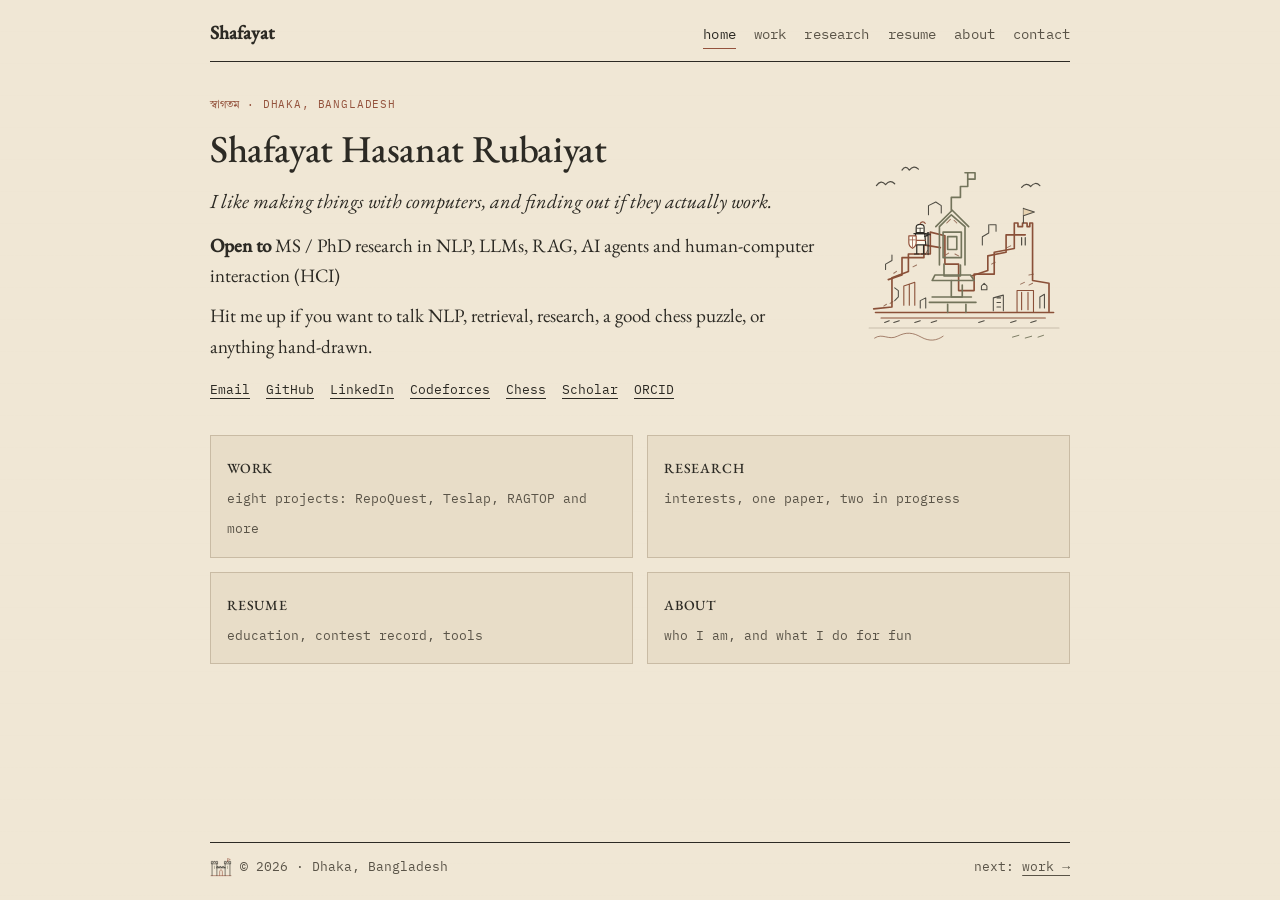
<file: index.html>
<!doctype html>
<html lang="en">
<head>
  <meta charset="utf-8">
  <meta name="viewport" content="width=device-width, initial-scale=1">
  <meta name="description" content="Shafayat Hasanat Rubaiyat. Recent CSE graduate seeking MS/PhD research in NLP, LLMs, RAG, AI agents, algorithms, and human-computer interaction.">
  <meta name="theme-color" content="#f3ede0">
  <title>Shafayat Hasanat Rubaiyat | Portfolio</title>
  <link rel="canonical" href="https://infi9itea.github.io/">
  <meta property="og:type" content="website">
  <meta property="og:title" content="Portfolio | Shafayat Hasanat Rubaiyat">
  <meta property="og:description" content="Shafayat Hasanat Rubaiyat. Recent CSE graduate seeking MS/PhD research in NLP, LLMs, RAG, AI agents, algorithms, and human-computer interaction.">
  <meta property="og:url" content="https://infi9itea.github.io/">
  <meta property="og:image" content="https://infi9itea.github.io/assets/og-image.png">
  <meta property="og:image:width" content="1200">
  <meta property="og:image:height" content="630">
  <meta property="og:image:alt" content="Shafayat Hasanat Rubaiyat, with a hand-drawn rooftop, castle tower and knight">
  <meta name="twitter:card" content="summary_large_image">
  <meta name="twitter:title" content="Portfolio | Shafayat Hasanat Rubaiyat">
  <meta name="twitter:description" content="Shafayat Hasanat Rubaiyat. Recent CSE graduate seeking MS/PhD research in NLP, LLMs, RAG, AI agents, algorithms, and human-computer interaction.">
  <meta name="twitter:image" content="https://infi9itea.github.io/assets/og-image.png">
  <link rel="icon" href="assets/favicon.svg" type="image/svg+xml">
  <link rel="stylesheet" href="styles.css">
  <script type="application/ld+json">
  {"@context":"https://schema.org","@type":"Person","name":"Shafayat Hasanat Rubaiyat","url":"https://infi9itea.github.io/","image":"https://infi9itea.github.io/assets/portrait.jpg","jobTitle":"Computer Science & Engineering graduate","alumniOf":{"@type":"CollegeOrUniversity","name":"East West University"},"address":{"@type":"PostalAddress","addressLocality":"Dhaka","addressCountry":"BD"},"knowsAbout":["Natural language processing","Large language models","Retrieval-augmented generation","AI agents","Human-computer interaction"],"sameAs":["https://github.com/infi9itea","https://www.linkedin.com/in/infi9itea/","https://scholar.google.com/citations?user=V1L3dSgAAAAJ&hl=en","https://orcid.org/0009-0002-2202-2596","https://codeforces.com/profile/Centric"]}
  </script>
</head>
<body>
<a class="skip-link" href="#main">Skip to content</a>
<div class="page">
<header class="header"><a class="site-title" href="index.html">Shafayat</a><nav aria-label="Main navigation"><a href="index.html" aria-current="page">home</a><a href="work.html">work</a><a href="research.html">research</a><a href="resume.html">resume</a><a href="about.html">about</a><a href="contact.html">contact</a></nav></header>
<main id="main">
<section class="intro" aria-labelledby="intro-title">
        <div class="intro-layout">
          <div class="intro-text">
            <p class="eyebrow"><span lang="bn">স্বাগতম</span><span class="eyebrow-divider">·</span>Dhaka, Bangladesh</p>
            <h1 id="intro-title">Shafayat Hasanat Rubaiyat</h1>
            <p class="lead">I like making things with computers, and finding out if they actually work.</p>
            <p class="open-to"><strong>Open to</strong> MS / PhD research in NLP, LLMs, RAG, AI agents and human-computer interaction (HCI)</p>
            <p class="invite">Hit me up if you want to talk NLP, retrieval, research, a good chess puzzle, or anything hand-drawn.</p>
            <p class="links" aria-label="Contact and profiles">
              <a href="mailto:shafayatrubath@gmail.com">Email</a>
              <a href="https://github.com/infi9itea" target="_blank" rel="noopener noreferrer">GitHub</a>
              <a href="https://www.linkedin.com/in/infi9itea/" target="_blank" rel="noopener noreferrer">LinkedIn</a>
              <a href="https://codeforces.com/profile/Centric" target="_blank" rel="noopener noreferrer">Codeforces</a>
              <a href="https://www.chess.com/member/infi9itea" target="_blank" rel="noopener noreferrer">Chess</a>
              <a href="https://scholar.google.com/citations?user=V1L3dSgAAAAJ&amp;hl=en" target="_blank" rel="noopener noreferrer">Scholar</a>
              <a href="https://orcid.org/0009-0002-2202-2596" target="_blank" rel="noopener noreferrer">ORCID</a>
            </p>
          </div>
          <figure class="machine-note">
            <img src="assets/rooftop-machine.svg" alt="An original hand-drawn scene of crooked rooftops, pipes, a little rooftop machine, a castle tower and a knight in armour">
          </figure>
        </div>
      </section><ul class="doors">
<li><a href="work.html"><b>work</b><span>eight projects: RepoQuest, Teslap, RAGTOP and more</span></a></li>
<li><a href="research.html"><b>research</b><span>interests, one paper, two in progress</span></a></li>
<li><a href="resume.html"><b>resume</b><span>education, contest record, tools</span></a></li>
<li><a href="about.html"><b>about</b><span>who I am, and what I do for fun</span></a></li>
</ul>
</main>
<footer class="footer"><span><img class="mark mark--sm" src="assets/castle.svg" alt="">© 2026 · Dhaka, Bangladesh</span><span class="catch">next: <a href="work.html">work →</a></span></footer>
</div>
</body>
</html>
</file>
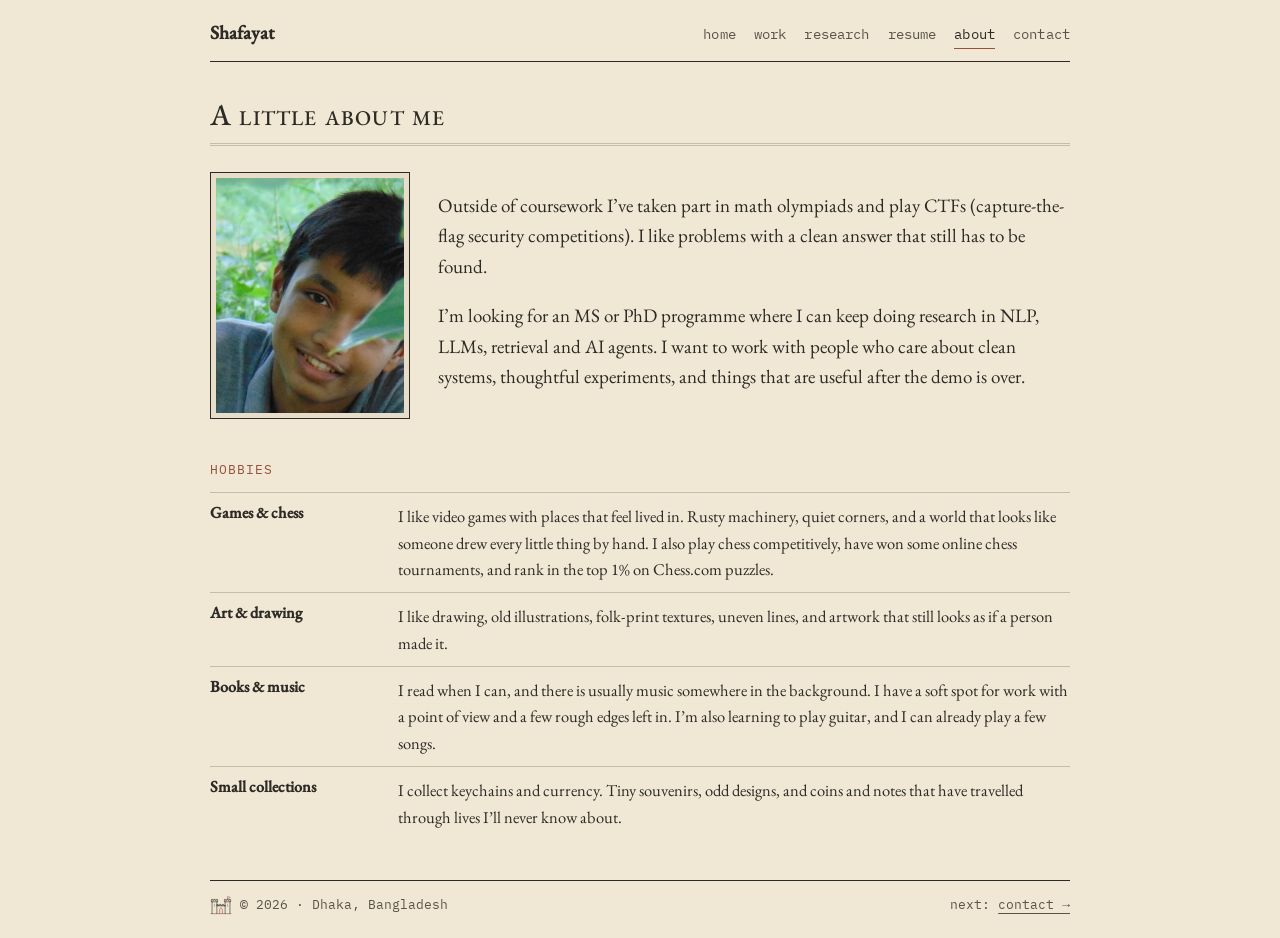
<file: about.html>
<!doctype html>
<html lang="en">
<head>
  <meta charset="utf-8">
  <meta name="viewport" content="width=device-width, initial-scale=1">
  <meta name="description" content="About Shafayat Hasanat Rubaiyat: background, what he is looking for, and hobbies.">
  <meta name="theme-color" content="#f3ede0">
  <title>About | Shafayat Hasanat Rubaiyat</title>
  <link rel="canonical" href="https://infi9itea.github.io/about.html">
  <meta property="og:type" content="website">
  <meta property="og:title" content="About | Shafayat Hasanat Rubaiyat">
  <meta property="og:description" content="About Shafayat Hasanat Rubaiyat: background, what he is looking for, and hobbies.">
  <meta property="og:url" content="https://infi9itea.github.io/about.html">
  <meta property="og:image" content="https://infi9itea.github.io/assets/og-image.png">
  <meta property="og:image:width" content="1200">
  <meta property="og:image:height" content="630">
  <meta property="og:image:alt" content="Shafayat Hasanat Rubaiyat, with a hand-drawn rooftop, castle tower and knight">
  <meta name="twitter:card" content="summary_large_image">
  <meta name="twitter:title" content="About | Shafayat Hasanat Rubaiyat">
  <meta name="twitter:description" content="About Shafayat Hasanat Rubaiyat: background, what he is looking for, and hobbies.">
  <meta name="twitter:image" content="https://infi9itea.github.io/assets/og-image.png">
  <link rel="icon" href="assets/favicon.svg" type="image/svg+xml">
  <link rel="stylesheet" href="styles.css">
  <script type="application/ld+json">
  {"@context":"https://schema.org","@type":"Person","name":"Shafayat Hasanat Rubaiyat","url":"https://infi9itea.github.io/","image":"https://infi9itea.github.io/assets/portrait.jpg","jobTitle":"Computer Science & Engineering graduate","alumniOf":{"@type":"CollegeOrUniversity","name":"East West University"},"address":{"@type":"PostalAddress","addressLocality":"Dhaka","addressCountry":"BD"},"knowsAbout":["Natural language processing","Large language models","Retrieval-augmented generation","AI agents","Human-computer interaction"],"sameAs":["https://github.com/infi9itea","https://www.linkedin.com/in/infi9itea/","https://scholar.google.com/citations?user=V1L3dSgAAAAJ&hl=en","https://orcid.org/0009-0002-2202-2596","https://codeforces.com/profile/Centric"]}
  </script>
</head>
<body>
<a class="skip-link" href="#main">Skip to content</a>
<div class="page">
<header class="header"><a class="site-title" href="index.html">Shafayat</a><nav aria-label="Main navigation"><a href="index.html">home</a><a href="work.html">work</a><a href="research.html">research</a><a href="resume.html">resume</a><a href="about.html" aria-current="page">about</a><a href="contact.html">contact</a></nav></header>
<main id="main">
<section class="pane">
        <h1 class="page-title">A little about me</h1>
        <div class="about-layout">
          <figure class="portrait">
            <img src="assets/portrait.jpg" width="372" height="465" alt="Portrait of Shafayat smiling, with green leaves in the foreground">
          </figure>
          <div>
            <p>Outside of coursework I’ve taken part in math olympiads and play CTFs (capture-the-flag security competitions). I like problems with a clean answer that still has to be found.</p>
            <p>I’m looking for an MS or PhD programme where I can keep doing research in NLP, LLMs, retrieval and AI agents. I want to work with people who care about clean systems, thoughtful experiments, and things that are useful after the demo is over.</p>
          </div>
          
        </div>
      </section><section class="pane">
        <h2 class="sub">Hobbies</h2>
        <div class="hobby-row"><h3>Games &amp; chess</h3><p>I like video games with places that feel lived in. Rusty machinery, quiet corners, and a world that looks like someone drew every little thing by hand. I also play chess competitively, have won some online chess tournaments, and rank in the top 1% on Chess.com puzzles.</p></div>
        <div class="hobby-row"><h3>Art &amp; drawing</h3><p>I like drawing, old illustrations, folk-print textures, uneven lines, and artwork that still looks as if a person made it.</p></div>
        <div class="hobby-row"><h3>Books &amp; music</h3><p>I read when I can, and there is usually music somewhere in the background. I have a soft spot for work with a point of view and a few rough edges left in. I’m also learning to play guitar, and I can already play a few songs.</p></div>
        <div class="hobby-row"><h3>Small collections</h3><p>I collect keychains and currency. Tiny souvenirs, odd designs, and coins and notes that have travelled through lives I’ll never know about.</p></div>
      </section>
</main>
<footer class="footer"><span><img class="mark mark--sm" src="assets/castle.svg" alt="">© 2026 · Dhaka, Bangladesh</span><span class="catch">next: <a href="contact.html">contact →</a></span></footer>
</div>
</body>
</html>
</file>
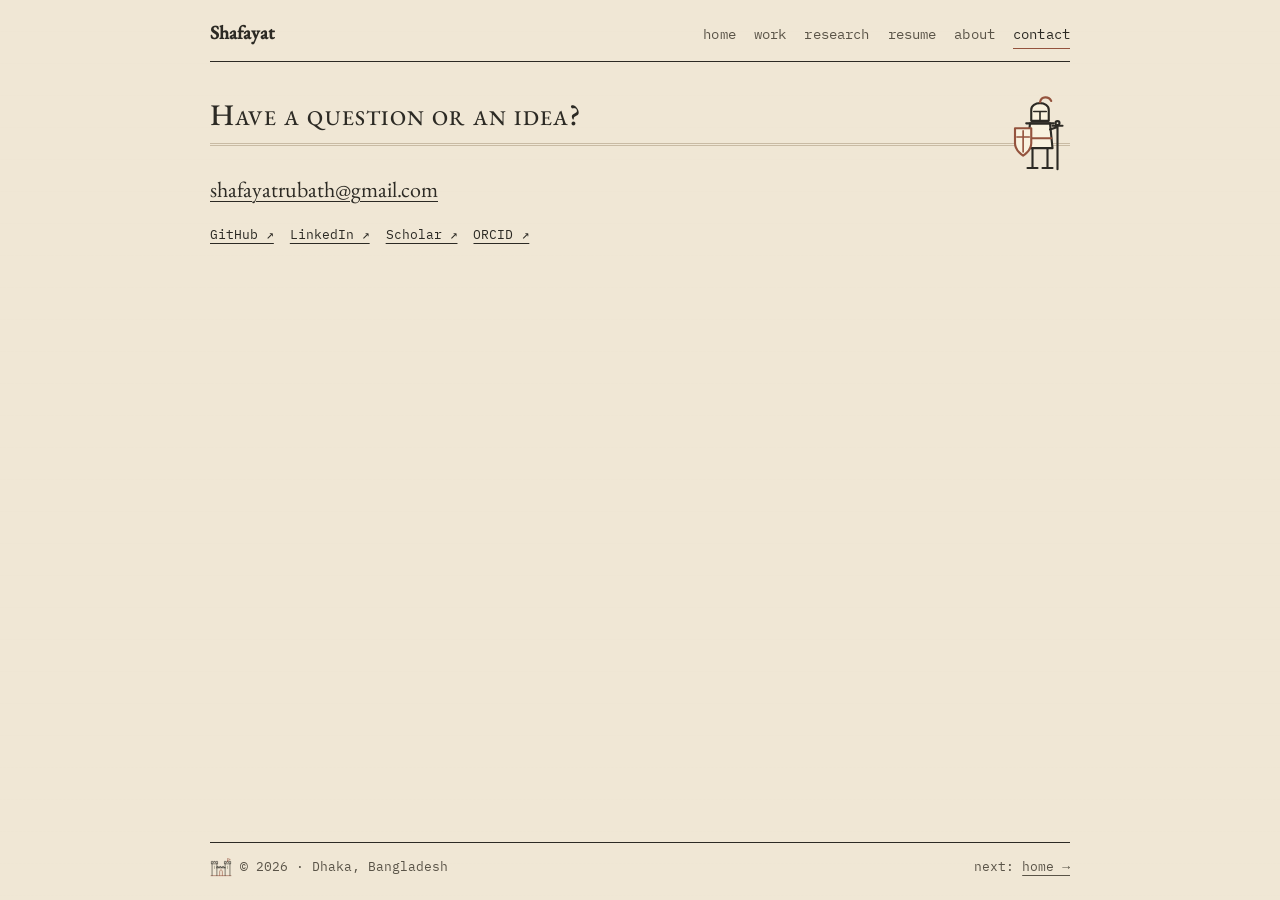
<file: contact.html>
<!doctype html>
<html lang="en">
<head>
  <meta charset="utf-8">
  <meta name="viewport" content="width=device-width, initial-scale=1">
  <meta name="description" content="Contact Shafayat Hasanat Rubaiyat by email, GitHub, LinkedIn, Scholar or ORCID.">
  <meta name="theme-color" content="#f3ede0">
  <title>Contact | Shafayat Hasanat Rubaiyat</title>
  <link rel="canonical" href="https://infi9itea.github.io/contact.html">
  <meta property="og:type" content="website">
  <meta property="og:title" content="Contact | Shafayat Hasanat Rubaiyat">
  <meta property="og:description" content="Contact Shafayat Hasanat Rubaiyat by email, GitHub, LinkedIn, Scholar or ORCID.">
  <meta property="og:url" content="https://infi9itea.github.io/contact.html">
  <meta property="og:image" content="https://infi9itea.github.io/assets/og-image.png">
  <meta property="og:image:width" content="1200">
  <meta property="og:image:height" content="630">
  <meta property="og:image:alt" content="Shafayat Hasanat Rubaiyat, with a hand-drawn rooftop, castle tower and knight">
  <meta name="twitter:card" content="summary_large_image">
  <meta name="twitter:title" content="Contact | Shafayat Hasanat Rubaiyat">
  <meta name="twitter:description" content="Contact Shafayat Hasanat Rubaiyat by email, GitHub, LinkedIn, Scholar or ORCID.">
  <meta name="twitter:image" content="https://infi9itea.github.io/assets/og-image.png">
  <link rel="icon" href="assets/favicon.svg" type="image/svg+xml">
  <link rel="stylesheet" href="styles.css">
  <script type="application/ld+json">
  {"@context":"https://schema.org","@type":"Person","name":"Shafayat Hasanat Rubaiyat","url":"https://infi9itea.github.io/","image":"https://infi9itea.github.io/assets/portrait.jpg","jobTitle":"Computer Science & Engineering graduate","alumniOf":{"@type":"CollegeOrUniversity","name":"East West University"},"address":{"@type":"PostalAddress","addressLocality":"Dhaka","addressCountry":"BD"},"knowsAbout":["Natural language processing","Large language models","Retrieval-augmented generation","AI agents","Human-computer interaction"],"sameAs":["https://github.com/infi9itea","https://www.linkedin.com/in/infi9itea/","https://scholar.google.com/citations?user=V1L3dSgAAAAJ&hl=en","https://orcid.org/0009-0002-2202-2596","https://codeforces.com/profile/Centric"]}
  </script>
</head>
<body>
<a class="skip-link" href="#main">Skip to content</a>
<div class="page">
<header class="header"><a class="site-title" href="index.html">Shafayat</a><nav aria-label="Main navigation"><a href="index.html">home</a><a href="work.html">work</a><a href="research.html">research</a><a href="resume.html">resume</a><a href="about.html">about</a><a href="contact.html" aria-current="page">contact</a></nav></header>
<main id="main">
<section class="contact">
        <img class="mark mark--knight" src="assets/knight.svg" alt="">
        <h1 class="page-title">Have a question or an idea?</h1>
        <p><a href="mailto:shafayatrubath@gmail.com">shafayatrubath@gmail.com</a></p>
        <div class="contact-links"><a href="https://github.com/infi9itea" target="_blank" rel="noopener noreferrer">GitHub ↗</a><a href="https://www.linkedin.com/in/infi9itea/" target="_blank" rel="noopener noreferrer">LinkedIn ↗</a><a href="https://scholar.google.com/citations?user=V1L3dSgAAAAJ&amp;hl=en" target="_blank" rel="noopener noreferrer">Scholar ↗</a><a href="https://orcid.org/0009-0002-2202-2596" target="_blank" rel="noopener noreferrer">ORCID ↗</a></div>
      </section>
</main>
<footer class="footer"><span><img class="mark mark--sm" src="assets/castle.svg" alt="">© 2026 · Dhaka, Bangladesh</span><span class="catch">next: <a href="index.html">home →</a></span></footer>
</div>
</body>
</html>
</file>
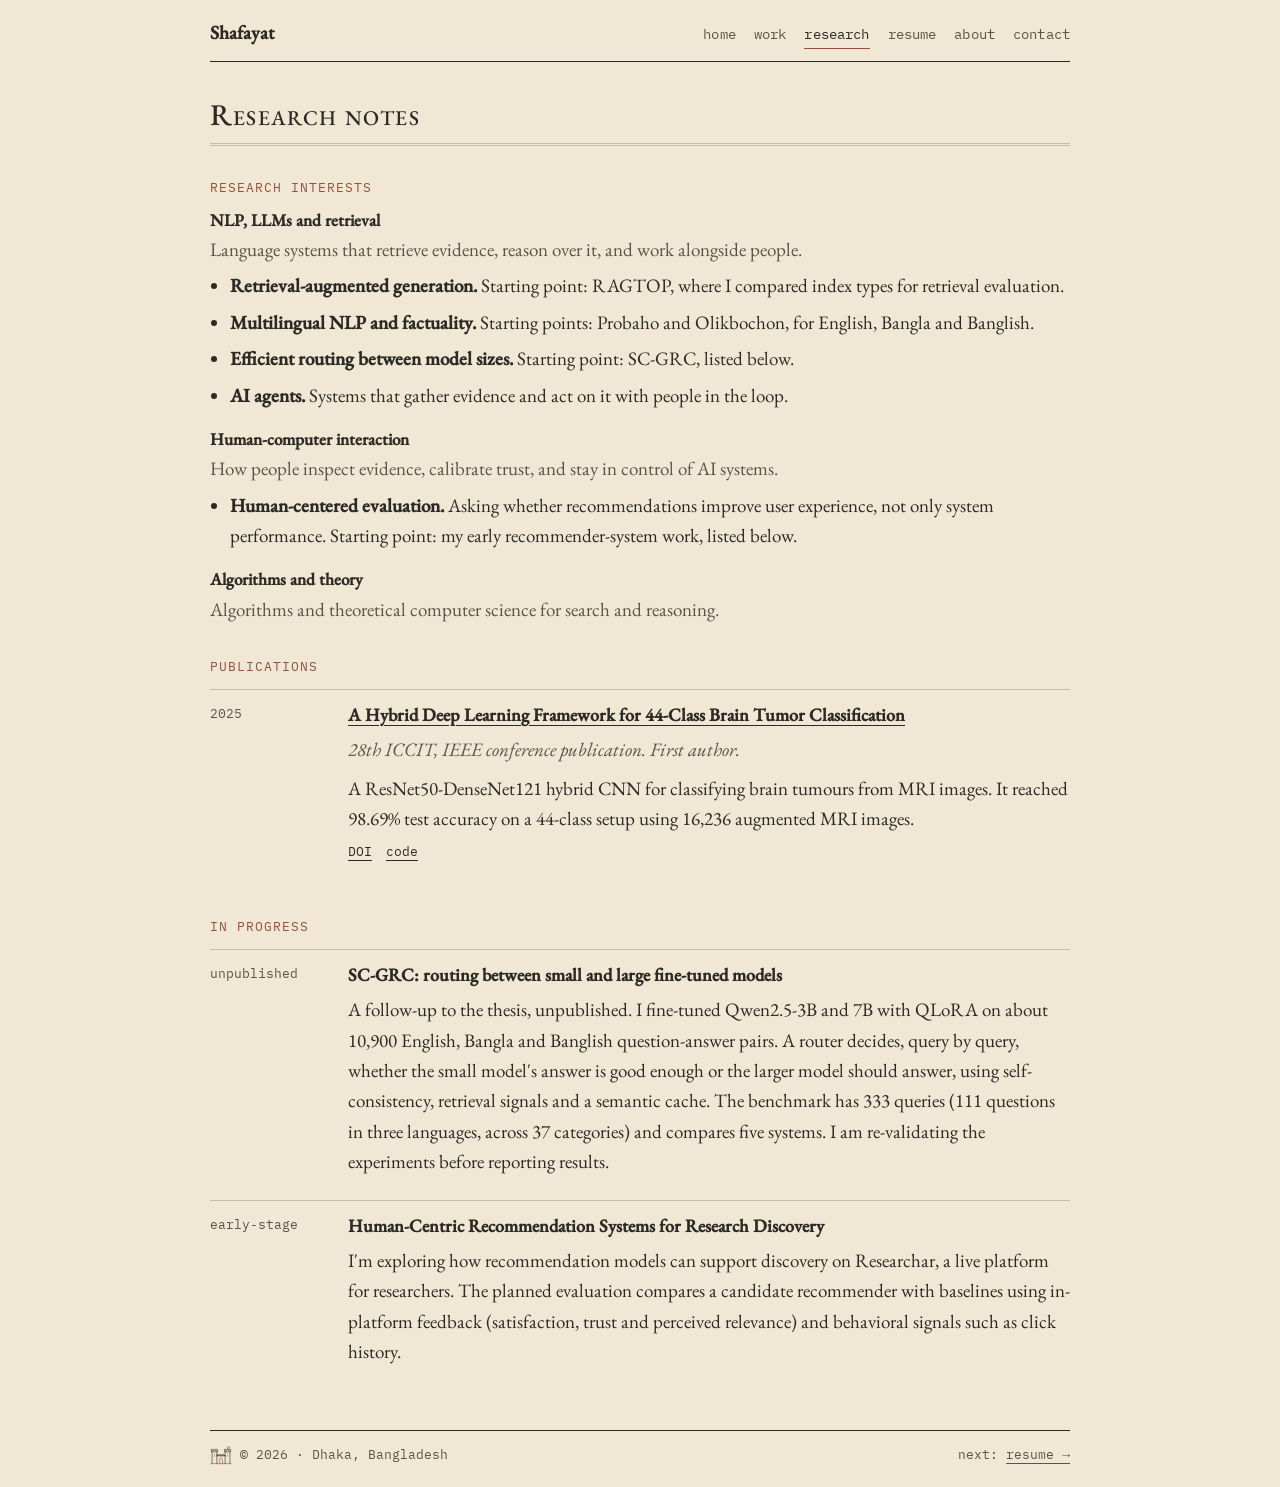
<file: research.html>
<!doctype html>
<html lang="en">
<head>
  <meta charset="utf-8">
  <meta name="viewport" content="width=device-width, initial-scale=1">
  <meta name="description" content="Research interests, publications and in-progress work in NLP, LLMs, retrieval and human-computer interaction.">
  <meta name="theme-color" content="#f3ede0">
  <title>Research | Shafayat Hasanat Rubaiyat</title>
  <link rel="canonical" href="https://infi9itea.github.io/research.html">
  <meta property="og:type" content="website">
  <meta property="og:title" content="Research | Shafayat Hasanat Rubaiyat">
  <meta property="og:description" content="Research interests, publications and in-progress work in NLP, LLMs, retrieval and human-computer interaction.">
  <meta property="og:url" content="https://infi9itea.github.io/research.html">
  <meta property="og:image" content="https://infi9itea.github.io/assets/og-image.png">
  <meta property="og:image:width" content="1200">
  <meta property="og:image:height" content="630">
  <meta property="og:image:alt" content="Shafayat Hasanat Rubaiyat, with a hand-drawn rooftop, castle tower and knight">
  <meta name="twitter:card" content="summary_large_image">
  <meta name="twitter:title" content="Research | Shafayat Hasanat Rubaiyat">
  <meta name="twitter:description" content="Research interests, publications and in-progress work in NLP, LLMs, retrieval and human-computer interaction.">
  <meta name="twitter:image" content="https://infi9itea.github.io/assets/og-image.png">
  <link rel="icon" href="assets/favicon.svg" type="image/svg+xml">
  <link rel="stylesheet" href="styles.css">
  <script type="application/ld+json">
  {"@context":"https://schema.org","@type":"Person","name":"Shafayat Hasanat Rubaiyat","url":"https://infi9itea.github.io/","image":"https://infi9itea.github.io/assets/portrait.jpg","jobTitle":"Computer Science & Engineering graduate","alumniOf":{"@type":"CollegeOrUniversity","name":"East West University"},"address":{"@type":"PostalAddress","addressLocality":"Dhaka","addressCountry":"BD"},"knowsAbout":["Natural language processing","Large language models","Retrieval-augmented generation","AI agents","Human-computer interaction"],"sameAs":["https://github.com/infi9itea","https://www.linkedin.com/in/infi9itea/","https://scholar.google.com/citations?user=V1L3dSgAAAAJ&hl=en","https://orcid.org/0009-0002-2202-2596","https://codeforces.com/profile/Centric"]}
  </script>
</head>
<body>
<a class="skip-link" href="#main">Skip to content</a>
<div class="page">
<header class="header"><a class="site-title" href="index.html">Shafayat</a><nav aria-label="Main navigation"><a href="index.html">home</a><a href="work.html">work</a><a href="research.html" aria-current="page">research</a><a href="resume.html">resume</a><a href="about.html">about</a><a href="contact.html">contact</a></nav></header>
<main id="main">
<section class="pane">
        <h1 class="page-title">Research notes</h1>
        <h3 class="sub">Research interests</h3>
        <div class="rgroup">
          <h4>NLP, LLMs and retrieval</h4>
          <p>Language systems that retrieve evidence, reason over it, and work alongside people.</p>
          <ul>
            <li><strong>Retrieval-augmented generation.</strong> Starting point: RAGTOP, where I compared index types for retrieval evaluation.</li>
            <li><strong>Multilingual NLP and factuality.</strong> Starting points: Probaho and Olikbochon, for English, Bangla and Banglish.</li>
            <li><strong>Efficient routing between model sizes.</strong> Starting point: SC-GRC, listed below.</li>
            <li><strong>AI agents.</strong> Systems that gather evidence and act on it with people in the loop.</li>
          </ul>
        </div>
        <div class="rgroup">
          <h4>Human-computer interaction</h4>
          <p>How people inspect evidence, calibrate trust, and stay in control of AI systems.</p>
          <ul>
            <li><strong>Human-centered evaluation.</strong> Asking whether recommendations improve user experience, not only system performance. Starting point: my early recommender-system work, listed below.</li>
          </ul>
        </div>
        <div class="rgroup">
          <h4>Algorithms and theory</h4>
          <p>Algorithms and theoretical computer science for search and reasoning.</p>
        </div>

        <h3 class="sub">Publications</h3>
        <article class="research-entry">
          <span class="research-date">2025</span>
          <div>
            <h3><a href="https://doi.org/10.1109/ICCIT68739.2025.11491434" target="_blank" rel="noopener noreferrer">A Hybrid Deep Learning Framework for 44-Class Brain Tumor Classification</a></h3>
            <p class="venue">28th ICCIT, IEEE conference publication. First author.</p>
            <p>A ResNet50-DenseNet121 hybrid CNN for classifying brain tumours from MRI images. It reached 98.69% test accuracy on a 44-class setup using 16,236 augmented MRI images.</p>
            <p class="project-links"><a href="https://doi.org/10.1109/ICCIT68739.2025.11491434" target="_blank" rel="noopener noreferrer">DOI</a><a href="https://github.com/infi9itea/btc44" target="_blank" rel="noopener noreferrer">code</a></p>
          </div>
        </article>

        <h3 class="sub">In progress</h3>
        <article class="research-entry">
          <span class="research-date">unpublished</span>
          <div>
            <h3>SC-GRC: routing between small and large fine-tuned models</h3>
            <p>A follow-up to the thesis, unpublished. I fine-tuned Qwen2.5-3B and 7B with QLoRA on about 10,900 English, Bangla and Banglish question-answer pairs. A router decides, query by query, whether the small model's answer is good enough or the larger model should answer, using self-consistency, retrieval signals and a semantic cache. The benchmark has 333 queries (111 questions in three languages, across 37 categories) and compares five systems. I am re-validating the experiments before reporting results.</p>
          </div>
        </article>
        <article class="research-entry">
          <span class="research-date">early-stage</span>
          <div>
            <h3>Human-Centric Recommendation Systems for Research Discovery</h3>
            <p>I'm exploring how recommendation models can support discovery on Researchar, a live platform for researchers. The planned evaluation compares a candidate recommender with baselines using in-platform feedback (satisfaction, trust and perceived relevance) and behavioral signals such as click history.</p>
          </div>
        </article>
      </section>
</main>
<footer class="footer"><span><img class="mark mark--sm" src="assets/castle.svg" alt="">© 2026 · Dhaka, Bangladesh</span><span class="catch">next: <a href="resume.html">resume →</a></span></footer>
</div>
</body>
</html>
</file>
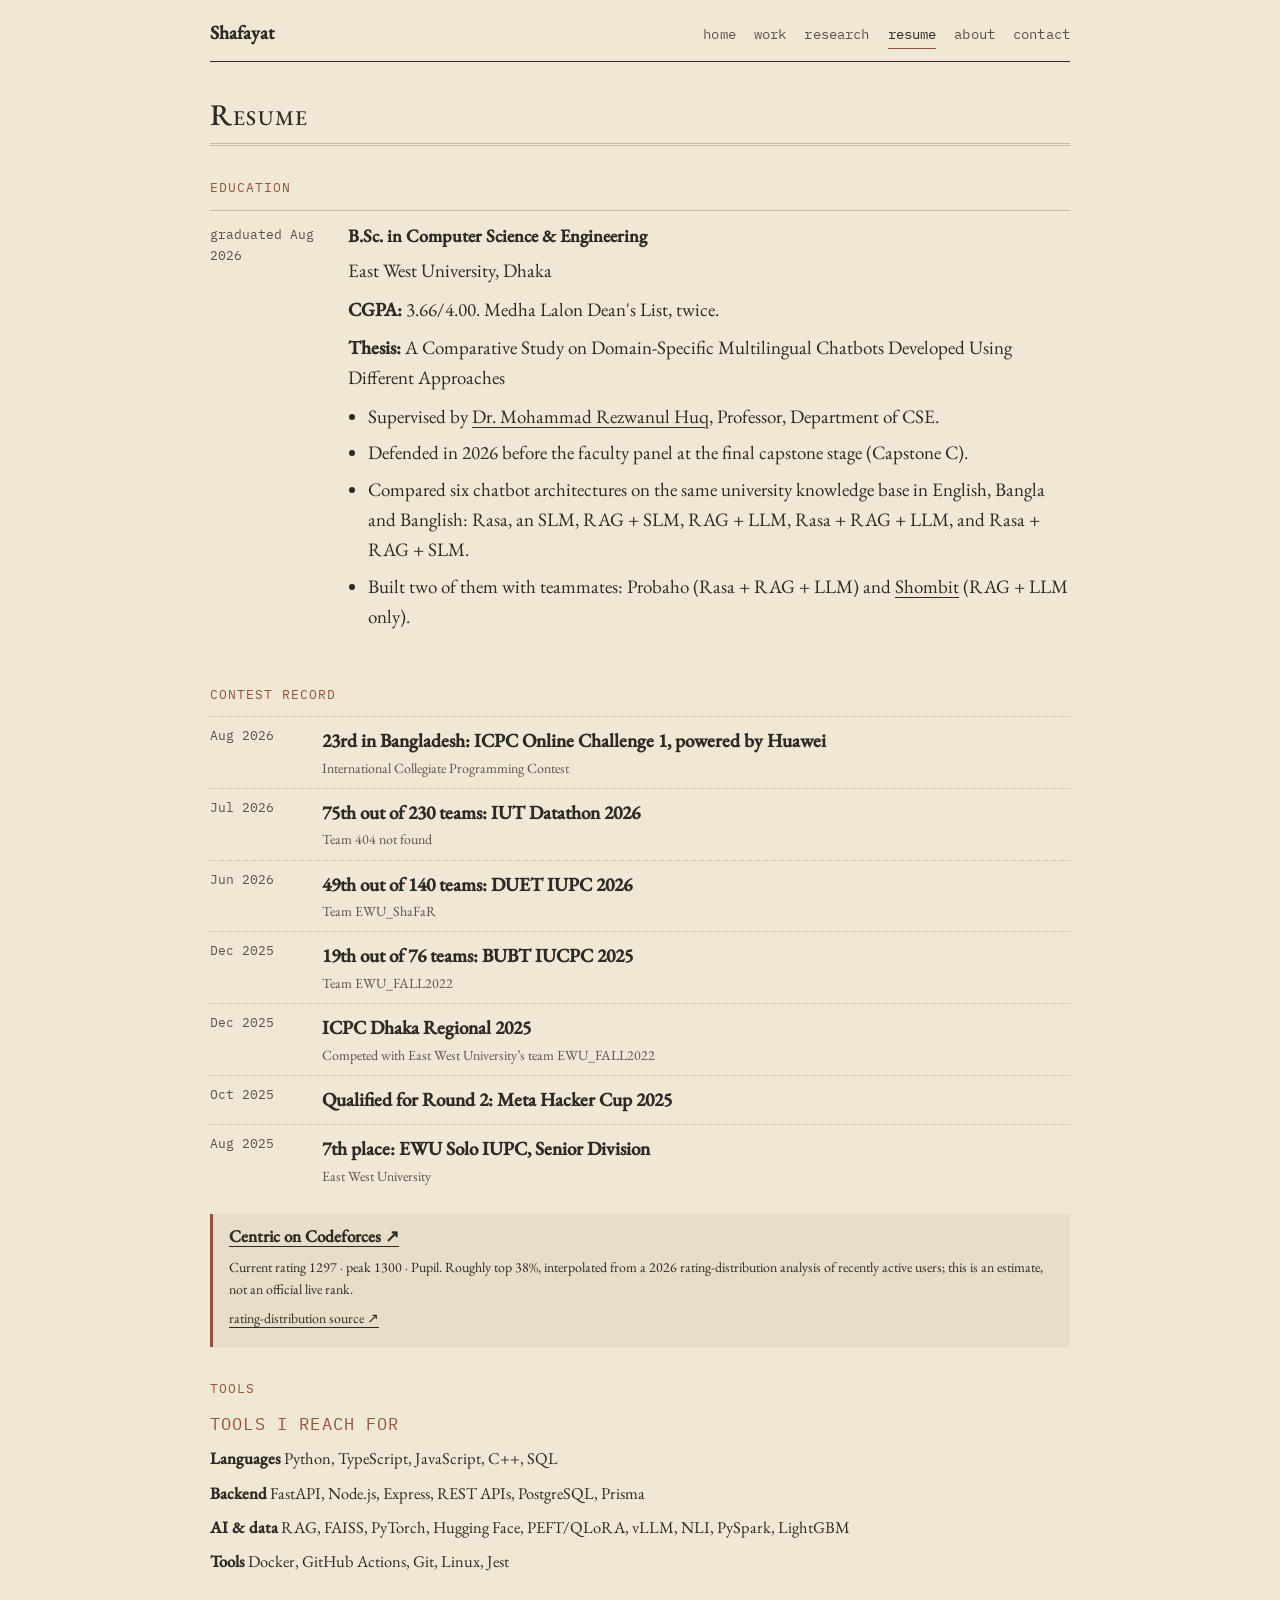
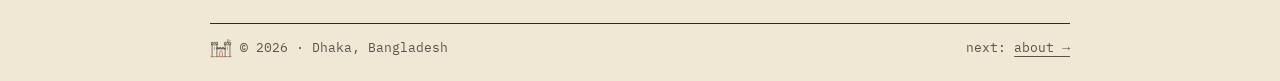
<file: resume.html>
<!doctype html>
<html lang="en">
<head>
  <meta charset="utf-8">
  <meta name="viewport" content="width=device-width, initial-scale=1">
  <meta name="description" content="Education, contest record and technical tools of Shafayat Hasanat Rubaiyat.">
  <meta name="theme-color" content="#f3ede0">
  <title>Resume | Shafayat Hasanat Rubaiyat</title>
  <link rel="canonical" href="https://infi9itea.github.io/resume.html">
  <meta property="og:type" content="website">
  <meta property="og:title" content="Resume | Shafayat Hasanat Rubaiyat">
  <meta property="og:description" content="Education, contest record and technical tools of Shafayat Hasanat Rubaiyat.">
  <meta property="og:url" content="https://infi9itea.github.io/resume.html">
  <meta property="og:image" content="https://infi9itea.github.io/assets/og-image.png">
  <meta property="og:image:width" content="1200">
  <meta property="og:image:height" content="630">
  <meta property="og:image:alt" content="Shafayat Hasanat Rubaiyat, with a hand-drawn rooftop, castle tower and knight">
  <meta name="twitter:card" content="summary_large_image">
  <meta name="twitter:title" content="Resume | Shafayat Hasanat Rubaiyat">
  <meta name="twitter:description" content="Education, contest record and technical tools of Shafayat Hasanat Rubaiyat.">
  <meta name="twitter:image" content="https://infi9itea.github.io/assets/og-image.png">
  <link rel="icon" href="assets/favicon.svg" type="image/svg+xml">
  <link rel="stylesheet" href="styles.css">
  <script type="application/ld+json">
  {"@context":"https://schema.org","@type":"Person","name":"Shafayat Hasanat Rubaiyat","url":"https://infi9itea.github.io/","image":"https://infi9itea.github.io/assets/portrait.jpg","jobTitle":"Computer Science & Engineering graduate","alumniOf":{"@type":"CollegeOrUniversity","name":"East West University"},"address":{"@type":"PostalAddress","addressLocality":"Dhaka","addressCountry":"BD"},"knowsAbout":["Natural language processing","Large language models","Retrieval-augmented generation","AI agents","Human-computer interaction"],"sameAs":["https://github.com/infi9itea","https://www.linkedin.com/in/infi9itea/","https://scholar.google.com/citations?user=V1L3dSgAAAAJ&hl=en","https://orcid.org/0009-0002-2202-2596","https://codeforces.com/profile/Centric"]}
  </script>
</head>
<body>
<a class="skip-link" href="#main">Skip to content</a>
<div class="page">
<header class="header"><a class="site-title" href="index.html">Shafayat</a><nav aria-label="Main navigation"><a href="index.html">home</a><a href="work.html">work</a><a href="research.html">research</a><a href="resume.html" aria-current="page">resume</a><a href="about.html">about</a><a href="contact.html">contact</a></nav></header>
<main id="main">
<section class="pane">
        <h1 class="page-title">Resume</h1><h2 class="sub">Education</h2>
        <article class="research-entry research-entry--featured">
          <span class="research-date">graduated Aug 2026</span>
          <div>
            <h3>B.Sc. in Computer Science &amp; Engineering</h3>
            <p>East West University, Dhaka</p>
            <p><strong>CGPA:</strong> 3.66/4.00. Medha Lalon Dean's List, twice.</p>
            <p><strong>Thesis:</strong> A Comparative Study on Domain-Specific Multilingual Chatbots Developed Using Different Approaches</p>
            <ul class="edu-list">
              <li>Supervised by <a href="https://fse.ewubd.edu/computer-science-engineering/faculty-view/mrhuq" target="_blank" rel="noopener noreferrer">Dr. Mohammad Rezwanul Huq</a>, Professor, Department of CSE.</li>
              <li>Defended in 2026 before the faculty panel at the final capstone stage (Capstone C).</li>
              <li>Compared six chatbot architectures on the same university knowledge base in English, Bangla and Banglish: Rasa, an SLM, RAG + SLM, RAG + LLM, Rasa + RAG + LLM, and Rasa + RAG + SLM.</li>
              <li>Built two of them with teammates: Probaho (Rasa + RAG + LLM) and <a href="https://github.com/infi9itea/ShomBit" target="_blank" rel="noopener noreferrer">Shombit</a> (RAG + LLM only).</li>
            </ul>
          </div>
        </article>
      </section><section class="pane">
        <h2 class="sub">Contest record</h2>
        <div class="record-list">
          <div class="record-row"><time datetime="2026-08">Aug 2026</time><div><strong>23rd in Bangladesh: ICPC Online Challenge 1, powered by Huawei</strong><span>International Collegiate Programming Contest</span></div></div>
          <div class="record-row"><time datetime="2026-07">Jul 2026</time><div><strong>75th out of 230 teams: IUT Datathon 2026</strong><span>Team 404 not found</span></div></div>
          <div class="record-row"><time datetime="2026-06">Jun 2026</time><div><strong>49th out of 140 teams: DUET IUPC 2026</strong><span>Team EWU_ShaFaR</span></div></div>
          <div class="record-row"><time datetime="2025-12">Dec 2025</time><div><strong>19th out of 76 teams: BUBT IUCPC 2025</strong><span>Team EWU_FALL2022</span></div></div>
          <div class="record-row"><time datetime="2025-12">Dec 2025</time><div><strong>ICPC Dhaka Regional 2025</strong><span>Competed with East West University’s team EWU_FALL2022</span></div></div>
          <div class="record-row"><time datetime="2025-10">Oct 2025</time><div><strong>Qualified for Round 2: Meta Hacker Cup 2025</strong></div></div>
          <div class="record-row"><time datetime="2025-08">Aug 2025</time><div><strong>7th place: EWU Solo IUPC, Senior Division</strong><span>East West University</span></div></div>
        </div>
        <div class="cf-note">
          <div class="cf-copy"><h3><a href="https://codeforces.com/profile/Centric" target="_blank" rel="noopener noreferrer">Centric on Codeforces ↗</a></h3><p>Current rating 1297 · peak 1300 · Pupil. Roughly top 38%, interpolated from a 2026 rating-distribution analysis of recently active users; this is an estimate, not an official live rank.</p><p class="stack"><a href="https://codeforces.com/blog/entry/151862" target="_blank" rel="noopener noreferrer">rating-distribution source ↗</a></p></div>
        </div>
      </section><section class="pane"><h2 class="sub">Tools</h2><div class="skills-note">
            <p class="aside-label">tools I reach for</p>
            <p><strong>Languages</strong> Python, TypeScript, JavaScript, C++, SQL</p>
            <p><strong>Backend</strong> FastAPI, Node.js, Express, REST APIs, PostgreSQL, Prisma</p>
            <p><strong>AI &amp; data</strong> RAG, FAISS, PyTorch, Hugging Face, PEFT/QLoRA, vLLM, NLI, PySpark, LightGBM</p>
            <p><strong>Tools</strong> Docker, GitHub Actions, Git, Linux, Jest</p>
          </div></section>
</main>
<footer class="footer"><span><img class="mark mark--sm" src="assets/castle.svg" alt="">© 2026 · Dhaka, Bangladesh</span><span class="catch">next: <a href="about.html">about →</a></span></footer>
</div>
</body>
</html>
</file>
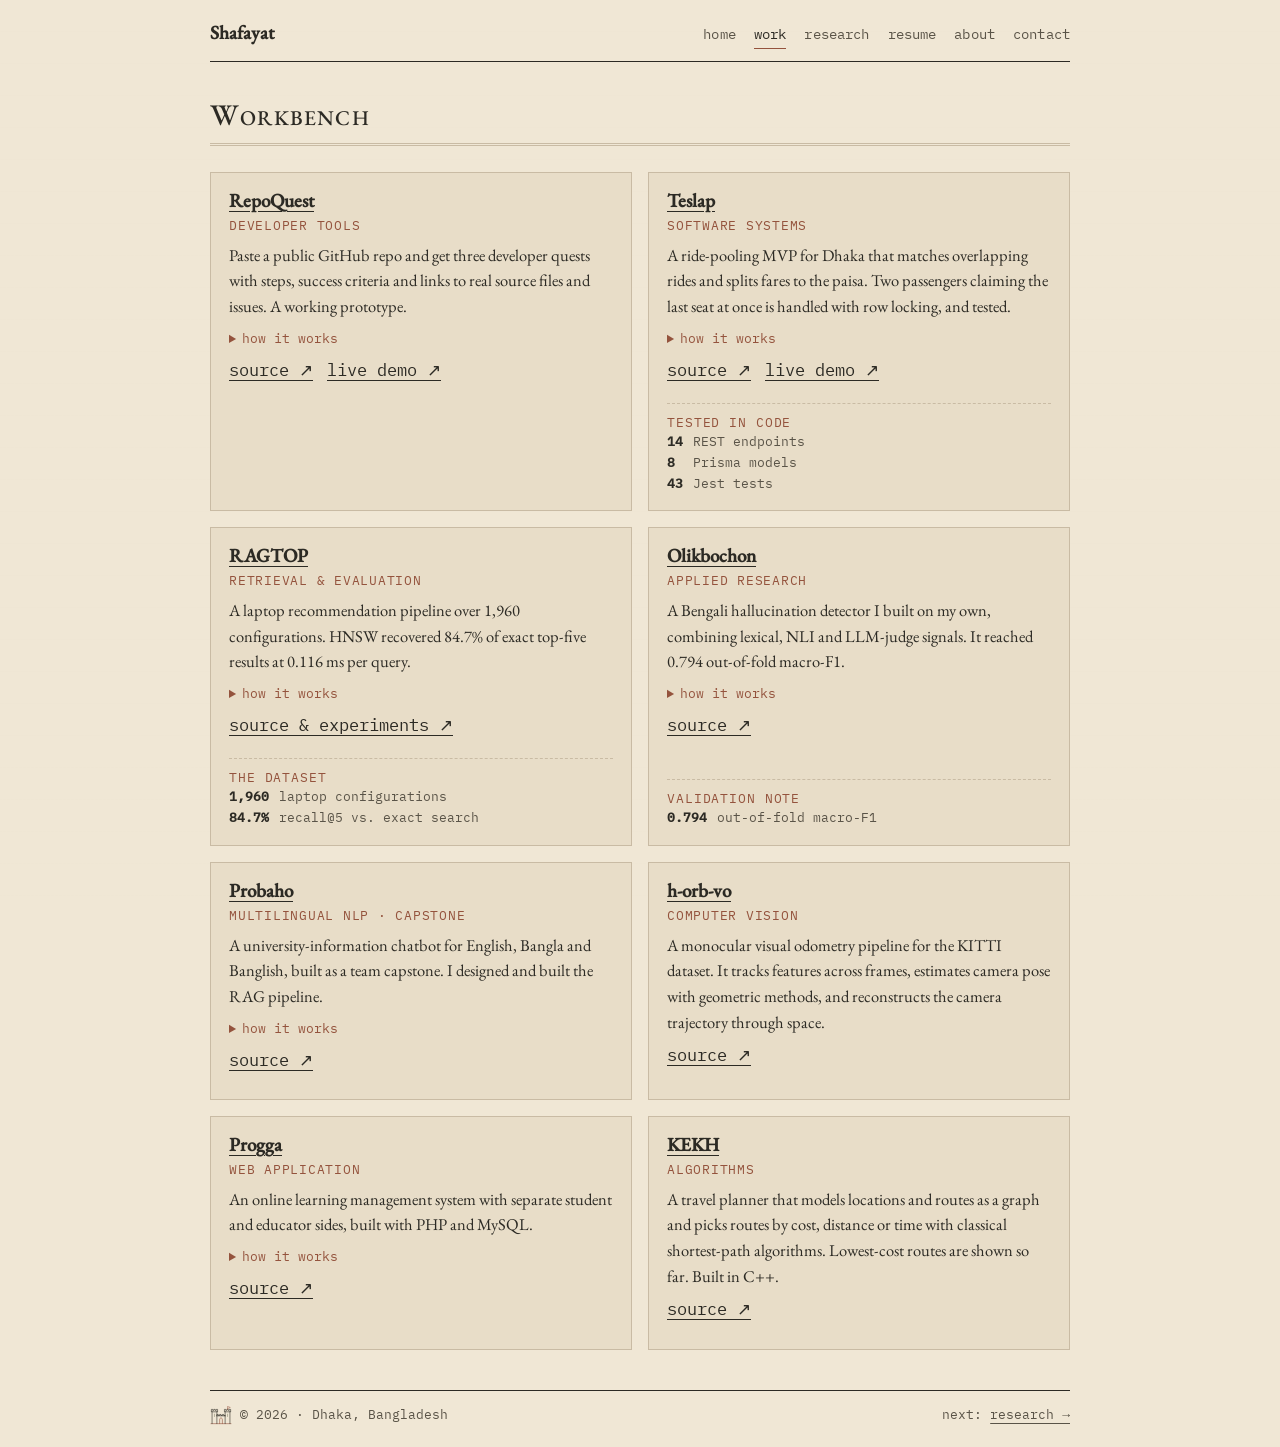
<file: work.html>
<!doctype html>
<html lang="en">
<head>
  <meta charset="utf-8">
  <meta name="viewport" content="width=device-width, initial-scale=1">
  <meta name="description" content="Projects by Shafayat Hasanat Rubaiyat: RepoQuest, Teslap, RAGTOP, Olikbochon, Probaho, h-orb-vo, Progga and KEKH.">
  <meta name="theme-color" content="#f3ede0">
  <title>Work | Shafayat Hasanat Rubaiyat</title>
  <link rel="canonical" href="https://infi9itea.github.io/work.html">
  <meta property="og:type" content="website">
  <meta property="og:title" content="Work | Shafayat Hasanat Rubaiyat">
  <meta property="og:description" content="Projects by Shafayat Hasanat Rubaiyat: RepoQuest, Teslap, RAGTOP, Olikbochon, Probaho, h-orb-vo, Progga and KEKH.">
  <meta property="og:url" content="https://infi9itea.github.io/work.html">
  <meta property="og:image" content="https://infi9itea.github.io/assets/og-image.png">
  <meta property="og:image:width" content="1200">
  <meta property="og:image:height" content="630">
  <meta property="og:image:alt" content="Shafayat Hasanat Rubaiyat, with a hand-drawn rooftop, castle tower and knight">
  <meta name="twitter:card" content="summary_large_image">
  <meta name="twitter:title" content="Work | Shafayat Hasanat Rubaiyat">
  <meta name="twitter:description" content="Projects by Shafayat Hasanat Rubaiyat: RepoQuest, Teslap, RAGTOP, Olikbochon, Probaho, h-orb-vo, Progga and KEKH.">
  <meta name="twitter:image" content="https://infi9itea.github.io/assets/og-image.png">
  <link rel="icon" href="assets/favicon.svg" type="image/svg+xml">
  <link rel="stylesheet" href="styles.css">
  <script type="application/ld+json">
  {"@context":"https://schema.org","@type":"Person","name":"Shafayat Hasanat Rubaiyat","url":"https://infi9itea.github.io/","image":"https://infi9itea.github.io/assets/portrait.jpg","jobTitle":"Computer Science & Engineering graduate","alumniOf":{"@type":"CollegeOrUniversity","name":"East West University"},"address":{"@type":"PostalAddress","addressLocality":"Dhaka","addressCountry":"BD"},"knowsAbout":["Natural language processing","Large language models","Retrieval-augmented generation","AI agents","Human-computer interaction"],"sameAs":["https://github.com/infi9itea","https://www.linkedin.com/in/infi9itea/","https://scholar.google.com/citations?user=V1L3dSgAAAAJ&hl=en","https://orcid.org/0009-0002-2202-2596","https://codeforces.com/profile/Centric"]}
  </script>
</head>
<body>
<a class="skip-link" href="#main">Skip to content</a>
<div class="page">
<header class="header"><a class="site-title" href="index.html">Shafayat</a><nav aria-label="Main navigation"><a href="index.html">home</a><a href="work.html" aria-current="page">work</a><a href="research.html">research</a><a href="resume.html">resume</a><a href="about.html">about</a><a href="contact.html">contact</a></nav></header>
<main id="main">
<section class="pane">
        <h1 class="page-title">Workbench</h1>

        <article class="project-row">
          <div class="project-main">
            <div class="project-title-row">
              <h3><a href="https://github.com/infi9itea/RepoQuest" target="_blank" rel="noopener noreferrer">RepoQuest</a></h3>
              <span class="project-kind">developer tools</span>
            </div>
            <p class="blurb">Paste a public GitHub repo and get three developer quests with steps, success criteria and links to real source files and issues. A working prototype.</p><details><summary>how it works</summary><p>A guide for getting into unfamiliar codebases. You paste a public GitHub repository and it generates three developer quests, each with a goal, steps, success criteria and links to relevant source files and real issues. An n8n workflow gathers the evidence and Gemini writes the quests; I validate the response, including source-file paths, before it reaches the UI. It is a working prototype. Built with Next.js, TypeScript, n8n and the GitHub API.</p></details>
            <p class="project-links"><a href="https://github.com/infi9itea/RepoQuest" target="_blank" rel="noopener noreferrer">source ↗</a><a href="https://repo-quest-five.vercel.app" target="_blank" rel="noopener noreferrer">live demo ↗</a></p>
          </div>
        </article>

        <article class="project-row">
          <div class="project-main">
            <div class="project-title-row">
              <h3><a href="https://github.com/infi9itea/Teslap" target="_blank" rel="noopener noreferrer">Teslap</a></h3>
              <span class="project-kind">software systems</span>
            </div>
            <p class="blurb">A ride-pooling MVP for Dhaka that matches overlapping rides and splits fares to the paisa. Two passengers claiming the last seat at once is handled with row locking, and tested.</p><details><summary>how it works</summary><p>A ride-pooling MVP for Dhaka that matches overlapping ride requests, splits fares down to the paisa, and gives drivers a manifest to work from. I handled two passengers claiming the last seat at once with PostgreSQL row locking, idempotency keys and a database capacity trigger, then tested the race. Built with Next.js, TypeScript, Express, PostgreSQL, Prisma and Docker.</p></details>
            <p class="project-links"><a href="https://github.com/infi9itea/Teslap" target="_blank" rel="noopener noreferrer">source ↗</a><a href="https://teslap.vercel.app" target="_blank" rel="noopener noreferrer">live demo ↗</a></p>
          </div>
          <aside class="project-aside" aria-label="Teslap details">
            <span class="aside-label">tested in code</span>
            <strong>14</strong><span>REST endpoints</span>
            <strong>8</strong><span>Prisma models</span>
            <strong>43</strong><span>Jest tests</span>
          </aside>
        </article>

        <article class="project-row">
          <div class="project-main">
            <div class="project-title-row">
              <h3><a href="https://github.com/infi9itea/ragtop" target="_blank" rel="noopener noreferrer">RAGTOP</a></h3>
              <span class="project-kind">retrieval &amp; evaluation</span>
            </div>
            <p class="blurb">A laptop recommendation pipeline over 1,960 configurations. HNSW recovered 84.7% of exact top-five results at 0.116 ms per query.</p><details><summary>how it works</summary><p>A laptop recommendation pipeline built from multiple product sources, with schema harmonisation, PySpark processing, embeddings and MinHash/LSH deduplication. I compared five FAISS index types: HNSW recovered 84.7% of exact top-five results at 0.116 ms average query latency. On a separate 30-query labelled set, hit rate was 0.60 and precision@5 was 0.253. Built with Python, PySpark and FAISS.</p></details>
            <p class="project-links"><a href="https://github.com/infi9itea/ragtop" target="_blank" rel="noopener noreferrer">source &amp; experiments ↗</a></p>
          </div>
          <aside class="project-aside" aria-label="RAGTOP details">
            <span class="aside-label">the dataset</span>
            <strong>1,960</strong><span>laptop configurations</span>
            <span class="aside-rule"></span>
            <strong>84.7%</strong><span>recall@5 vs. exact search</span>
          </aside>
        </article>

        <article class="project-row">
          <div class="project-main">
            <div class="project-title-row">
              <h3><a href="https://github.com/infi9itea/olikbochon-bengali-hallucination-datathon-" target="_blank" rel="noopener noreferrer">Olikbochon</a></h3>
              <span class="project-kind">applied research</span>
            </div>
            <p class="blurb">A Bengali hallucination detector I built on my own, combining lexical, NLI and LLM-judge signals. It reached 0.794 out-of-fold macro-F1.</p><details><summary>how it works</summary><p>A Bengali-language hallucination detection system I built on my own. It combines lexical overlap, character-level TF-IDF, answer-key matching and cross-lingual NLI (mDeBERTa-v3), merges the signals with Logistic Regression and LightGBM, and uses a quantized 32B Qwen model as a judge. It reached 0.794 out-of-fold macro-F1 on the labelled sample. Built with Python, LightGBM and vLLM.</p></details>
            <p class="project-links"><a href="https://github.com/infi9itea/olikbochon-bengali-hallucination-datathon-" target="_blank" rel="noopener noreferrer">source ↗</a></p>
          </div>
          <aside class="project-aside" aria-label="Olikbochon details">
            <span class="aside-label">validation note</span>
            <strong>0.794</strong><span>out-of-fold macro-F1</span>
          </aside>
        </article>

        <article class="project-row">
          <div class="project-main">
            <div class="project-title-row">
              <h3><a href="https://github.com/infi9itea/Probaho" target="_blank" rel="noopener noreferrer">Probaho</a></h3>
              <span class="project-kind">multilingual NLP · capstone</span>
            </div>
            <p class="blurb">A university-information chatbot for English, Bangla and Banglish, built as a team capstone. I designed and built the RAG pipeline.</p><details><summary>how it works</summary><p>A university-information chatbot for English, Bangla and Banglish, built as a team capstone at East West University. It is the Rasa + RAG + LLM hybrid, one of six architectures compared in our thesis. I designed and implemented the RAG pipeline (ingestion, retrieval and the LLM answer service) and contributed RAG data with two teammates. Built with Python, Rasa, FastAPI and LLMs.</p></details>
            <p class="project-links"><a href="https://github.com/infi9itea/Probaho" target="_blank" rel="noopener noreferrer">source ↗</a></p>
          </div>
        </article>

                <article class="project-row">
          <div class="project-main">
            <div class="project-title-row">
              <h3><a href="https://github.com/infi9itea/h-orb-vo" target="_blank" rel="noopener noreferrer">h-orb-vo</a></h3>
              <span class="project-kind">computer vision</span>
            </div>
            <p class="blurb">A monocular visual odometry pipeline for the KITTI dataset. It tracks features across frames, estimates camera pose with geometric methods, and reconstructs the camera trajectory through space.</p>
            <p class="project-links"><a href="https://github.com/infi9itea/h-orb-vo" target="_blank" rel="noopener noreferrer">source ↗</a></p>
          </div>
        </article>
<article class="project-row">
          <div class="project-main">
            <div class="project-title-row">
              <h3><a href="https://github.com/shawqiaftab/Progga---Online-Learning-Management-System" target="_blank" rel="noopener noreferrer">Progga</a></h3>
              <span class="project-kind">web application</span>
            </div>
            <p class="blurb">An online learning management system with separate student and educator sides, built with PHP and MySQL.</p><details><summary>how it works</summary><p>An online learning management system with separate student and educator sides. Students browse courses by difficulty level, watch video lectures, take quizzes and rate courses. Educators create courses, upload content, grade assessments and follow performance through analytics. Built with PHP, MySQL, JavaScript, HTML and CSS.</p></details>
            <p class="project-links"><a href="https://github.com/shawqiaftab/Progga---Online-Learning-Management-System" target="_blank" rel="noopener noreferrer">source ↗</a></p>
          </div>
        </article>
        <article class="project-row">
          <div class="project-main">
            <div class="project-title-row">
              <h3><a href="https://github.com/infi9itea/KEKH" target="_blank" rel="noopener noreferrer">KEKH</a></h3>
              <span class="project-kind">algorithms</span>
            </div>
            <p class="blurb">A travel planner that models locations and routes as a graph and picks routes by cost, distance or time with classical shortest-path algorithms. Lowest-cost routes are shown so far. Built in C++.</p>
            <p class="project-links"><a href="https://github.com/infi9itea/KEKH" target="_blank" rel="noopener noreferrer">source ↗</a></p>
          </div>
        </article>
      </section>
</main>
<footer class="footer"><span><img class="mark mark--sm" src="assets/castle.svg" alt="">© 2026 · Dhaka, Bangladesh</span><span class="catch">next: <a href="research.html">research →</a></span></footer>
</div>
</body>
</html>
</file>
<file: styles.css>
@font-face{font-family:"EB Garamond";font-weight:400;font-style:normal;font-display:swap;src:url(assets/fonts/eb-garamond-latin-400-normal.woff2) format("woff2");unicode-range:U+0000-00FF,U+0131,U+0152-0153,U+02BB-02BC,U+02C6,U+02DA,U+02DC,U+2000-206F,U+20AC,U+2122,U+2212}
@font-face{font-family:"EB Garamond";font-weight:500;font-style:normal;font-display:swap;src:url(assets/fonts/eb-garamond-latin-500-normal.woff2) format("woff2");unicode-range:U+0000-00FF,U+0131,U+0152-0153,U+02BB-02BC,U+02C6,U+02DA,U+02DC,U+2000-206F,U+20AC,U+2122,U+2212}
@font-face{font-family:"EB Garamond";font-weight:400;font-style:italic;font-display:swap;src:url(assets/fonts/eb-garamond-latin-400-italic.woff2) format("woff2");unicode-range:U+0000-00FF,U+0131,U+0152-0153,U+02BB-02BC,U+02C6,U+02DA,U+02DC,U+2000-206F,U+20AC,U+2122,U+2212}
@font-face{font-family:"IBM Plex Mono";font-weight:400;font-display:swap;src:url(assets/fonts/ibm-plex-mono-latin-400-normal.woff2) format("woff2");unicode-range:U+0000-00FF,U+0131,U+2000-206F,U+20AC}
@font-face{font-family:"IBM Plex Mono";font-weight:500;font-display:swap;src:url(assets/fonts/ibm-plex-mono-latin-500-normal.woff2) format("woff2");unicode-range:U+0000-00FF,U+0131,U+2000-206F,U+20AC}
@font-face{font-family:"Tiro Bangla";font-weight:400;font-display:swap;src:url(assets/fonts/tiro-bangla-bengali-400-normal.woff2) format("woff2");unicode-range:U+0964-0965,U+0980-09FE,U+200C-200D,U+25CC}
:root{--paper:#f0e7d5;--deep:#e8ddc8;--ink:#2c2a24;--muted:#5a5448;--rule:#c9bba4;--rust:#94533d;--max:860px}
*{box-sizing:border-box}
body{margin:0;color:var(--ink);background:var(--paper);font:19px/1.6 "EB Garamond","Tiro Bangla",Georgia,serif;font-feature-settings:"liga","onum";min-height:100vh}
body::before{content:"";position:fixed;inset:0;pointer-events:none;opacity:.1;background:repeating-linear-gradient(to bottom,transparent 0,transparent 31px,rgba(80,65,42,.09) 32px)}
a{color:inherit;text-underline-offset:4px;text-decoration-thickness:1px}
a:hover{color:var(--rust)}a:focus-visible{outline:1px dashed var(--rust);outline-offset:4px}
::selection{color:var(--paper);background:var(--rust)}
.skip-link{position:absolute;left:-9999px}.skip-link:focus{left:12px;top:12px;z-index:2;padding:6px 10px;background:var(--paper)}
.page{width:min(calc(100% - 40px),var(--max));margin:0 auto;position:relative;min-height:100vh;display:flex;flex-direction:column}
main{flex:1;padding:34px 0 40px}
.header{display:flex;align-items:baseline;justify-content:space-between;gap:20px;flex-wrap:wrap;padding:18px 0 12px;border-bottom:1px solid var(--ink)}
.site-title{font-weight:700;text-decoration:none}
nav{display:flex;flex-wrap:wrap;gap:6px 18px}
nav a,.eyebrow,.links,.project-kind,.project-links,.project-aside,.research-date,.record-row time,.footer,.contact-links,.aside-label,.doors span{font-family:"IBM Plex Mono","Courier New",monospace}
nav a{font-size:12.5px;letter-spacing:.01em;color:var(--muted);text-decoration:none;padding-bottom:2px}
nav a:hover,nav a[aria-current]{color:var(--ink);border-bottom:1px solid var(--rust)}
h1,h2,h3,h4{line-height:1.25;margin:0 0 .5em}
.page-title{font-size:30px;font-variant:small-caps;letter-spacing:.04em;font-weight:400;padding-bottom:10px;border-bottom:3px double var(--rule);margin-bottom:26px}
.sub{font-size:13px;font-family:"IBM Plex Mono","Courier New",monospace;text-transform:uppercase;letter-spacing:.08em;color:var(--rust);margin:34px 0 14px;font-weight:400}
.pane+.pane{margin-top:6px}
/* home */
.intro-layout{display:grid;grid-template-columns:minmax(0,1fr) 210px;gap:32px;align-items:center}
.eyebrow{font-size:11px;letter-spacing:.075em;text-transform:uppercase;color:var(--rust);margin:0 0 12px}.eyebrow-divider{margin:0 8px}
.intro h1{font-size:38px;font-weight:400;margin:0 0 12px}
.lead{font-size:20px;font-style:italic;margin:0 0 14px}
.open-to,.invite{margin:0 0 10px}
.links,.contact-links{display:flex;flex-wrap:wrap;gap:6px 16px;font-size:13px;margin:18px 0 0}
.machine-note{margin:0}.machine-note img{width:100%;height:auto}
.doors{list-style:none;margin:34px 0 0;padding:0;display:grid;grid-template-columns:repeat(2,1fr);gap:14px}
.doors a{display:block;height:100%;padding:14px 16px;border:1px solid var(--rule);background:var(--deep);text-decoration:none}
.doors a:hover{border-color:var(--rust);color:inherit}
.doors b{display:block;font-weight:400;font-variant:small-caps;font-size:20px;letter-spacing:.04em}
.doors span{font-size:12px;color:var(--muted)}
/* work: card grid instead of long rows */
#main .pane:has(.project-row){display:grid;grid-template-columns:repeat(2,1fr);gap:16px}
.pane:has(.project-row)>.page-title{grid-column:1/-1;margin-bottom:10px}
.project-row{display:flex;flex-direction:column;border:1px solid var(--rule);background:var(--deep);padding:16px 18px}
.project-main{flex:1}.project-title-row{display:flex;flex-direction:column;gap:2px;margin-bottom:8px}
.project-row h3{font-size:19px;margin:0}.project-row p{font-size:15px;line-height:1.55;margin:0 0 10px}
.project-kind{font-size:11px;color:var(--rust);text-transform:uppercase;letter-spacing:.06em}
.project-links{display:flex;gap:14px;font-size:12px}
.project-aside{display:grid;grid-template-columns:auto 1fr;gap:0 10px;font-size:12px;color:var(--muted);border-top:1px dashed var(--rule);margin-top:10px;padding-top:8px}
.project-aside .aside-label{grid-column:1/-1}.project-aside strong{color:var(--ink)}.aside-rule{display:none}
.aside-label{font-size:11px;text-transform:uppercase;letter-spacing:.07em;color:var(--rust)}
/* research / resume */
.rgroup{margin-bottom:18px}.rgroup h4{font-size:17px;margin-bottom:4px}.rgroup p{margin:0 0 6px;color:var(--muted)}.rgroup ul,.edu-list{margin:6px 0 0;padding-left:20px}.rgroup li,.edu-list li{margin-bottom:6px}
.research-entry{display:grid;grid-template-columns:120px 1fr;gap:18px;padding:14px 0;border-top:1px solid var(--rule)}
.research-date{font-size:12px;color:var(--muted)}.research-entry h3{font-size:18px}.research-entry p{margin:0 0 8px}.venue{color:var(--muted);font-style:italic}
.record-row{display:grid;grid-template-columns:96px 1fr;gap:16px;padding:9px 0;border-top:1px dotted var(--rule)}
.record-row time{font-size:12px;color:var(--muted)}.record-row span{display:block;font-size:14px;color:var(--muted)}
.cf-note{margin-top:18px;padding:12px 16px;border-left:3px solid var(--rust);background:var(--deep)}.cf-note h3{font-size:17px}.cf-note p{font-size:14px;margin:0 0 6px}
.skills-note p{margin:0 0 8px;font-size:15px}
/* about */
.about-layout{display:grid;grid-template-columns:200px 1fr;gap:28px;align-items:start}
.portrait{margin:0}.portrait img{width:100%;height:auto;border:1px solid var(--ink);padding:5px;background:var(--deep)}
.hobby-row{padding:10px 0;border-top:1px solid var(--rule);display:grid;grid-template-columns:170px 1fr;gap:18px}
.hobby-row h3{font-size:16px;margin:0}.hobby-row p{margin:0;font-size:15px}
/* contact / blog */
.contact{text-align:left}.contact h1{margin-top:0}.contact .mark--knight{width:60px;float:right;margin:0 0 10px 20px}
.contact p{font-size:22px;margin:0 0 6px}
.blog-writing p{color:var(--muted);font-style:italic}
.mark{height:auto}.mark--sm{width:22px;vertical-align:middle;margin-right:8px}
.footer{display:flex;justify-content:space-between;gap:16px;flex-wrap:wrap;font-size:12px;color:var(--muted);padding:14px 0 22px;border-top:1px solid var(--ink)}
@media(max-width:720px){
.intro-layout,.about-layout,.research-entry,.hobby-row,.record-row{grid-template-columns:1fr;gap:6px}
.machine-note{max-width:230px}.portrait{max-width:200px}
#main .pane:has(.project-row),.doors{grid-template-columns:1fr}
.intro h1{font-size:30px}}

[lang=bn]{font-family:"Tiro Bangla","Hind Siliguri",serif;font-feature-settings:normal;letter-spacing:0}
.intro h1{letter-spacing:-.01em;font-weight:500}
.page-title,.doors b{font-weight:500}
.project-row p,.hobby-row p,.skills-note p{font-size:16.5px}
.sub,.aside-label,.project-kind{font-size:11px}
.links,.contact-links,.project-links,.footer{font-size:12px}

nav a{font-size:13.5px}
.sub,.aside-label,.project-kind{font-size:12.5px}
.links,.contact-links,.project-links,.footer,.research-date,.record-row time,.doors span,.project-aside{font-size:13px}
.blurb{font-size:16.5px!important;margin-bottom:8px!important}
details{margin:2px 0 10px}summary{cursor:pointer;font-family:"IBM Plex Mono","Courier New",monospace;font-size:12.5px;color:var(--rust)}
details p{margin-top:8px!important;color:var(--muted)}
</file>
